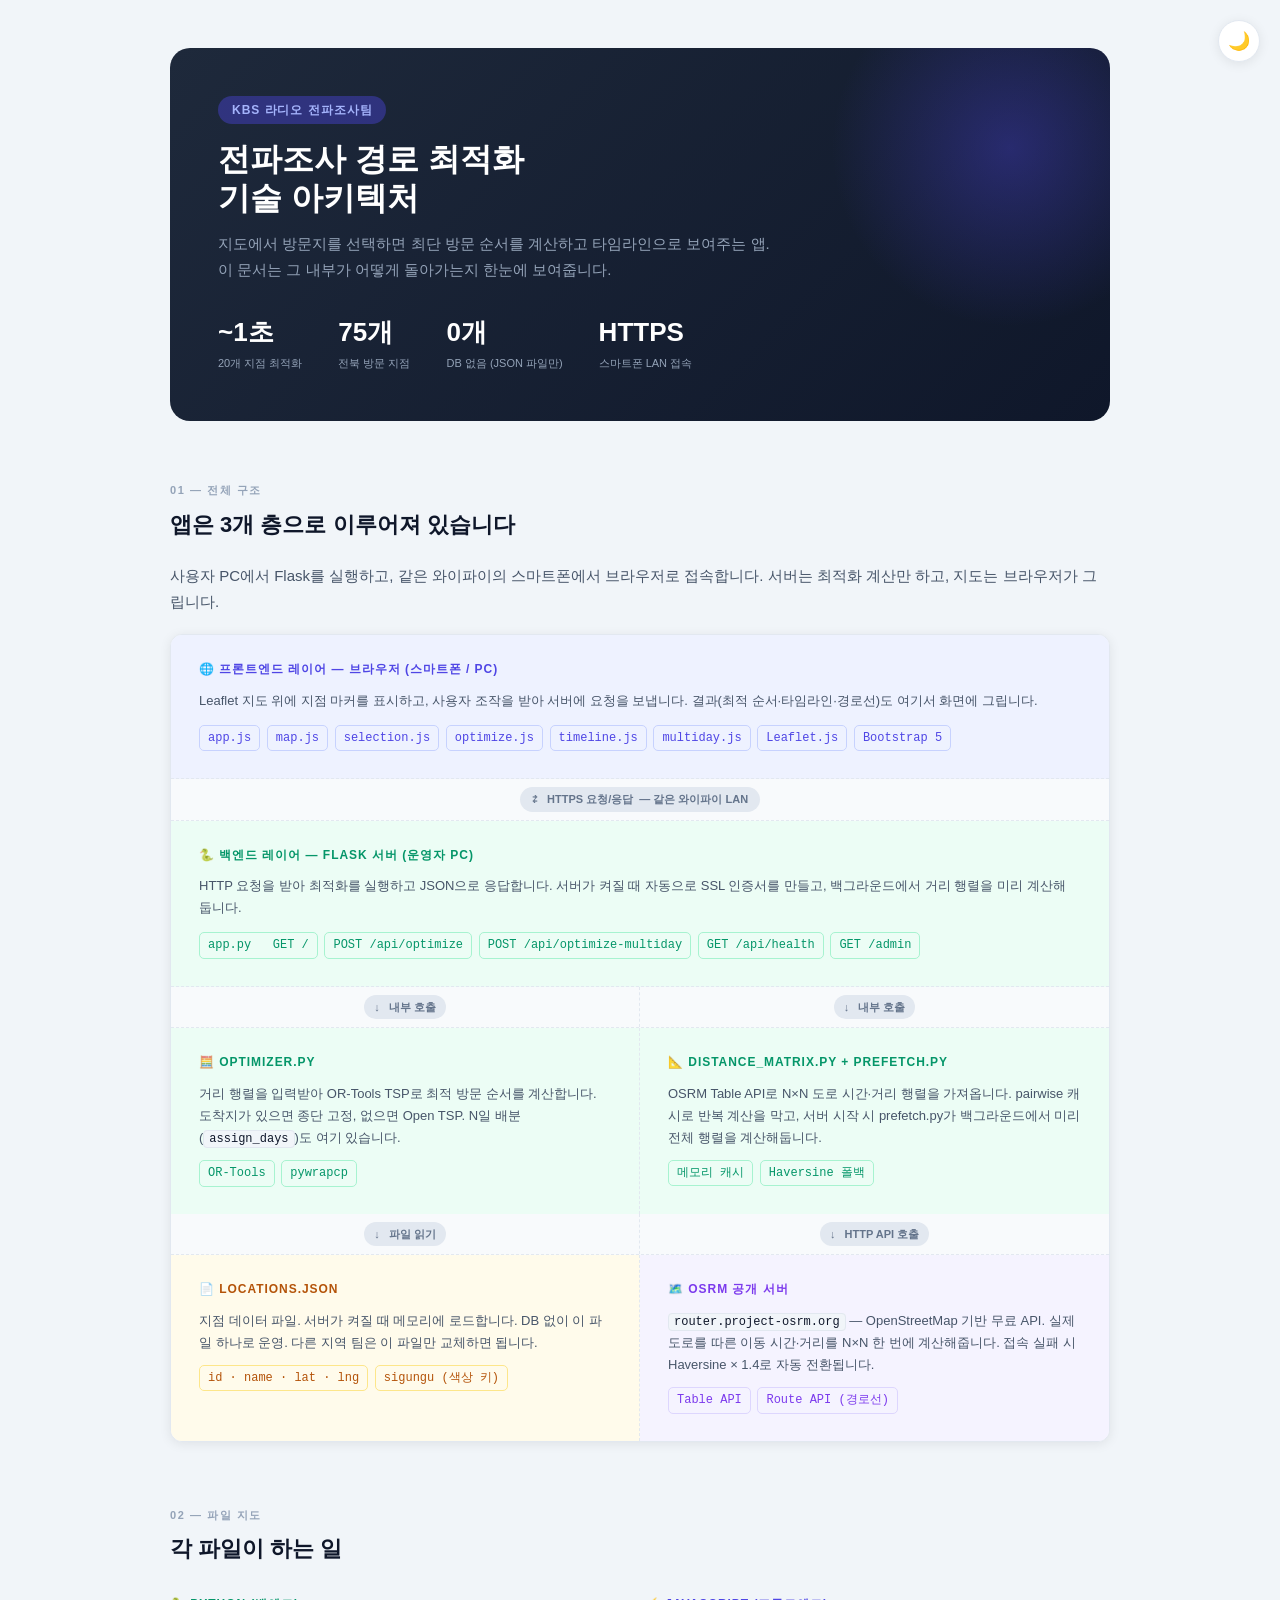
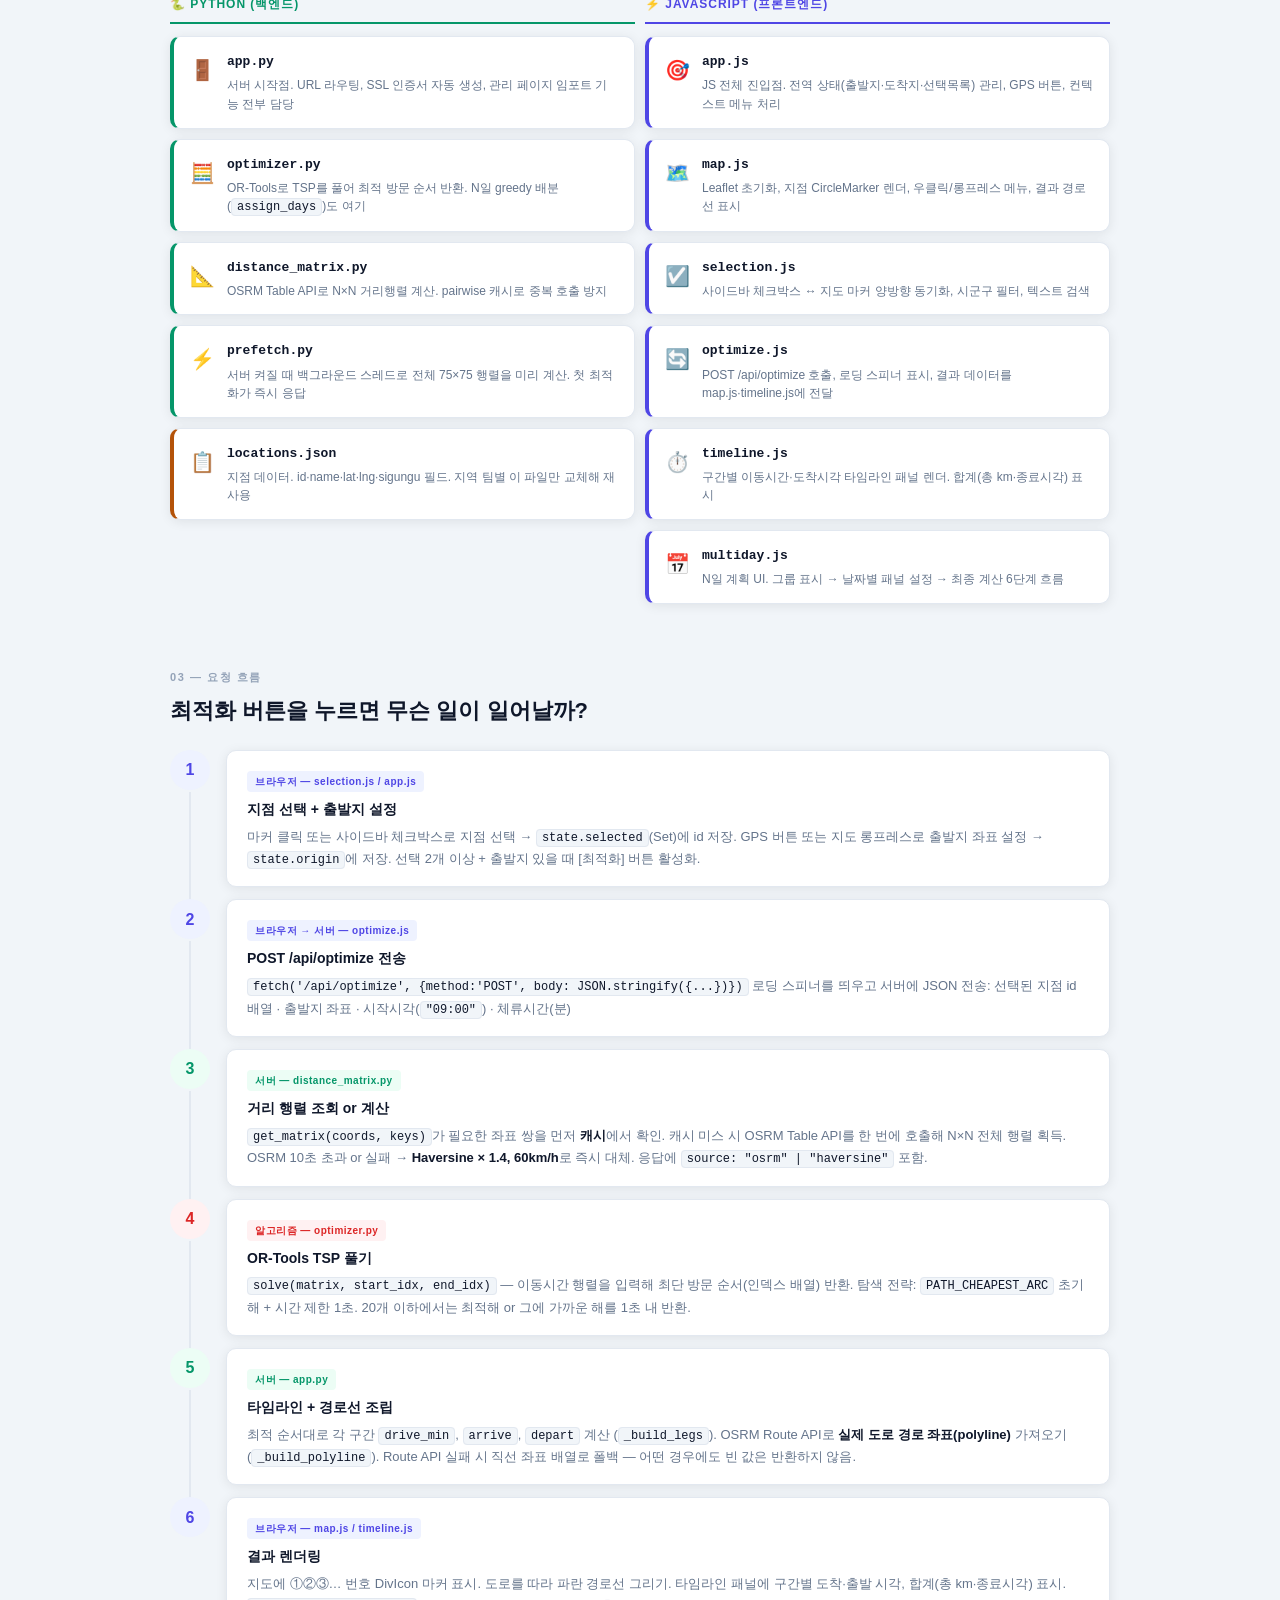
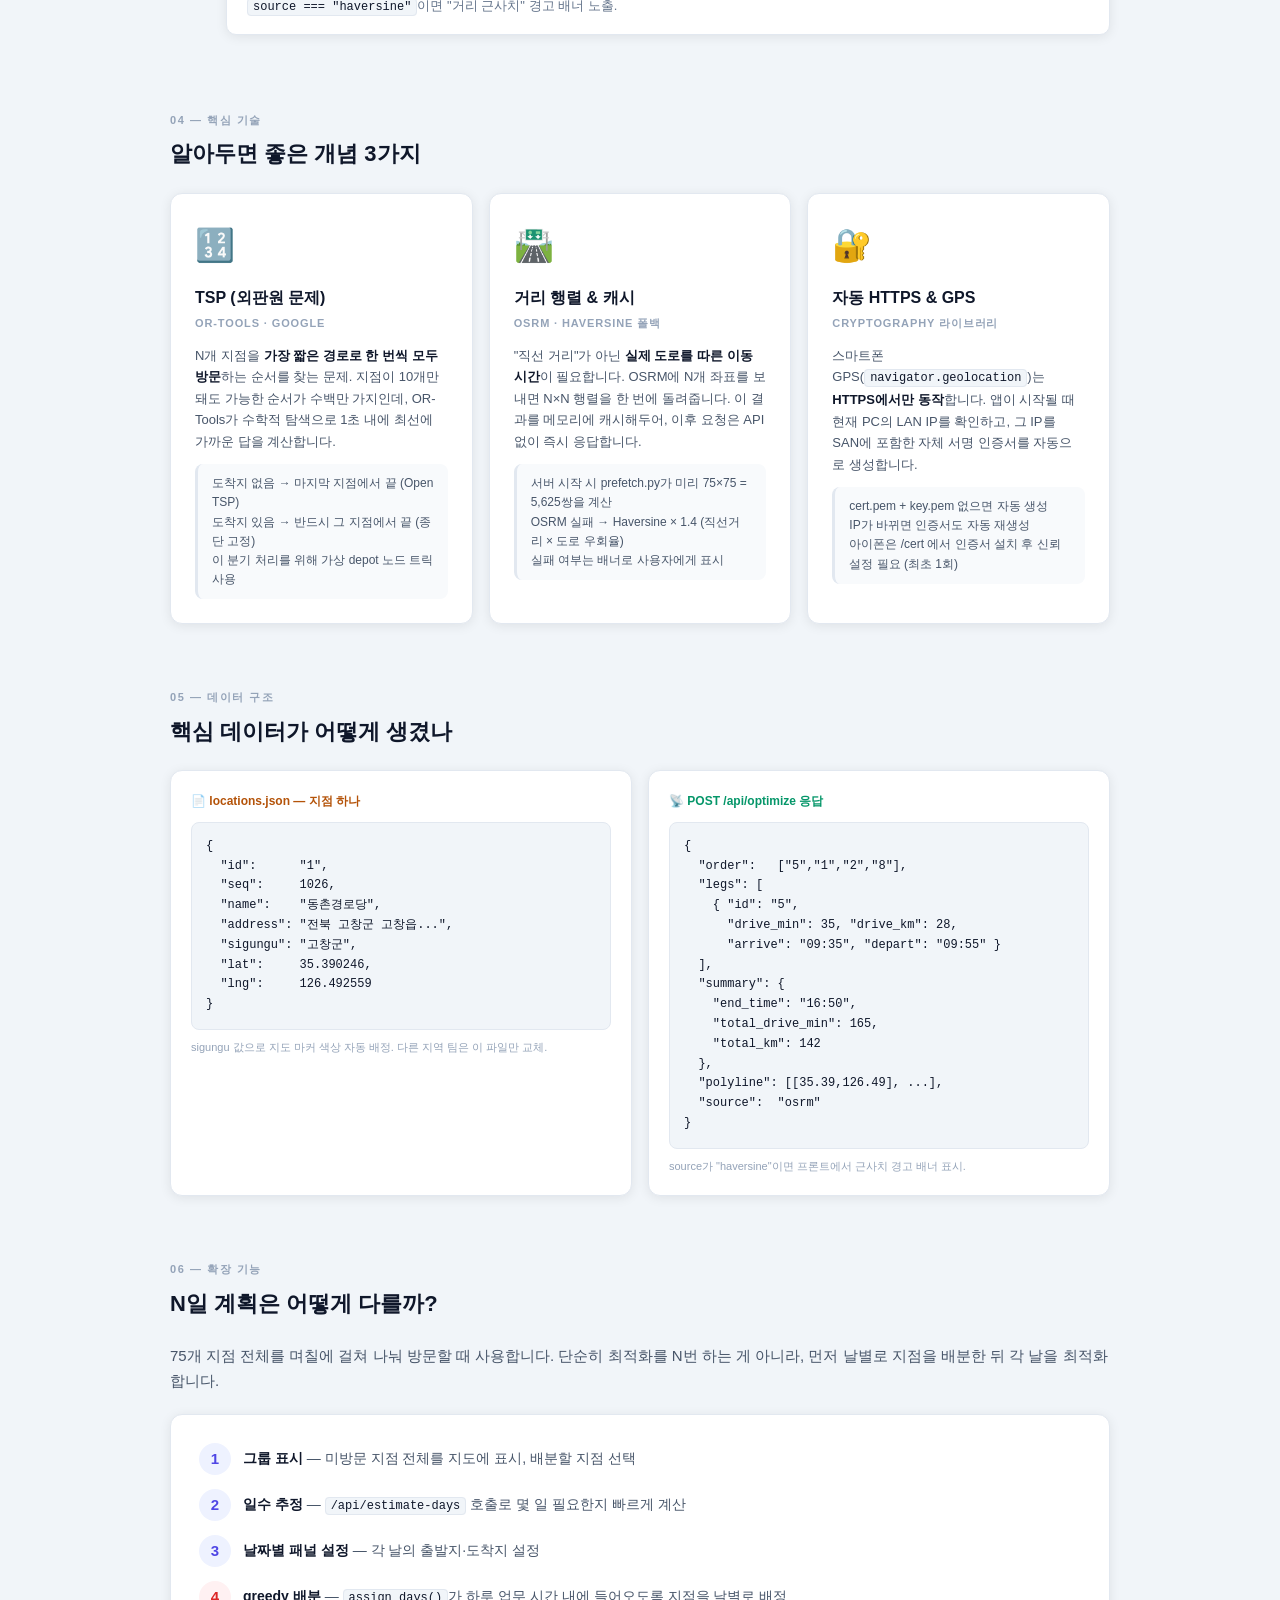
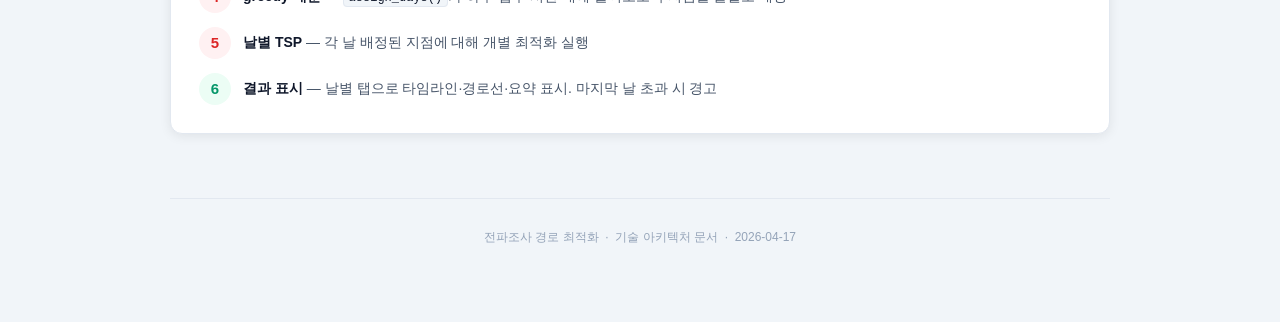
<file: architecture.html>
<!DOCTYPE html>
<html lang="ko" data-theme="auto">
<head>
<meta charset="UTF-8" />
<meta name="viewport" content="width=device-width, initial-scale=1.0" />
<title>전파조사 경로 최적화 — 기술 아키텍처</title>
<style>
/* ── 시맨틱 색상 변수 (라이트) ── */
:root {
  --bg-page:    #F1F5F9;
  --bg-surface: #FFFFFF;
  --bg-surface2:#F8FAFC;
  --bg-code:    #F1F5F9;
  --border:     #E2E8F0;
  --border-d:   #E2E8F0;   /* dashed border */
  --text-1:     #0F172A;
  --text-2:     #475569;
  --text-3:     #64748B;
  --text-muted: #94A3B8;

  /* 액센트 (공통) */
  --fe:      #4F46E5;
  --be:      #059669;
  --data:    #B45309;
  --ext:     #7C3AED;
  --algo:    #DC2626;

  /* 액센트 배경·보더 (라이트) */
  --fe-bg:   #EEF2FF; --fe-bd:  #C7D2FE;
  --be-bg:   #ECFDF5; --be-bd:  #A7F3D0;
  --data-bg: #FFFBEB; --data-bd:#FDE68A;
  --ext-bg:  #F5F3FF; --ext-bd: #DDD6FE;
  --algo-bg: #FFF1F2; --algo-bd:#FECACA;

  /* 칩 텍스트 (라이트) */
  --fe-t:    var(--fe);
  --be-t:    var(--be);
  --data-t:  var(--data);
  --ext-t:   var(--ext);
  --algo-t:  var(--algo);

  --shadow: 0 2px 12px rgba(0,0,0,0.08);
  --r: 12px;
}

/* ── 다크 모드 변수 ── */
[data-theme="dark"] {
  --bg-page:    #0D1117;
  --bg-surface: #161B22;
  --bg-surface2:#1C2333;
  --bg-code:    #0D1117;
  --border:     #30363D;
  --border-d:   #21262D;
  --text-1:     #E6EDF3;
  --text-2:     #8B949E;
  --text-3:     #8B949E;
  --text-muted: #484F58;

  --fe-bg:   #1C1F3A; --fe-bd:  #3730A3;
  --be-bg:   #0D2818; --be-bd:  #065F46;
  --data-bg: #2A1800; --data-bd:#92400E;
  --ext-bg:  #1E1635; --ext-bd: #4C1D95;
  --algo-bg: #2A0A0A; --algo-bd:#7F1D1D;

  --fe-t:    #818CF8;
  --be-t:    #34D399;
  --data-t:  #FCD34D;
  --ext-t:   #A78BFA;
  --algo-t:  #FCA5A5;

  --shadow: 0 2px 16px rgba(0,0,0,0.5);
}

/* ── 리셋 & 베이스 ── */
*, *::before, *::after { box-sizing: border-box; margin: 0; padding: 0; }
body {
  font-family: 'Apple SD Gothic Neo','Noto Sans KR','Malgun Gothic',sans-serif;
  background: var(--bg-page);
  color: var(--text-1);
  line-height: 1.7;
  font-size: 15px;
  transition: background .25s, color .25s;
}

.page { max-width: 980px; margin: 0 auto; padding: 48px 20px 80px; }
section { margin-bottom: 64px; }

.sec-label {
  font-size: 11px; font-weight: 700; letter-spacing: .14em;
  text-transform: uppercase; color: var(--text-muted); margin-bottom: 6px;
}
h2 { font-size: 22px; font-weight: 800; color: var(--text-1); margin-bottom: 20px; }
p.lead { color: var(--text-2); margin-bottom: 20px; }
strong { color: var(--text-1); }

/* ── 다크모드 토글 버튼 ── */
#theme-toggle {
  position: fixed; top: 20px; right: 20px; z-index: 1000;
  width: 42px; height: 42px; border-radius: 50%;
  background: var(--bg-surface); border: 1px solid var(--border);
  box-shadow: var(--shadow); cursor: pointer;
  display: flex; align-items: center; justify-content: center;
  font-size: 18px; transition: all .2s; user-select: none;
}
#theme-toggle:hover { transform: scale(1.1); }

/* ── Hero ── */
.hero {
  background: linear-gradient(135deg,#1E293B 0%,#0F172A 100%);
  border-radius: 20px; padding: 48px; margin-bottom: 60px;
  color: #fff; position: relative; overflow: hidden;
}
[data-theme="dark"] .hero {
  background: linear-gradient(135deg,#1C2333 0%,#0D1117 100%);
  border: 1px solid var(--border);
}
.hero::before {
  content:''; position:absolute; top:-80px; right:-80px;
  width:360px; height:360px;
  background: radial-gradient(circle,rgba(79,70,229,.35) 0%,transparent 70%);
  border-radius:50%;
}
.hero-tag {
  display:inline-block; background:rgba(79,70,229,.4); color:#A5B4FC;
  font-size:12px; font-weight:700; letter-spacing:.08em;
  padding:4px 14px; border-radius:20px; margin-bottom:16px;
}
.hero h1 { font-size:32px; font-weight:900; line-height:1.2; margin-bottom:14px; }
.hero .sub { color:#94A3B8; font-size:15px; max-width:580px; }
.hero-stats { display:flex; gap:36px; margin-top:28px; flex-wrap:wrap; }
.stat-num { font-size:26px; font-weight:800; color:#fff; }
.stat-lbl { font-size:11px; color:#94A3B8; }

/* ── Architecture ── */
.arch-wrap {
  background: var(--bg-surface);
  border-radius: var(--r);
  box-shadow: var(--shadow);
  border: 1px solid var(--border);
  overflow: hidden;
}
.arch-layer {
  padding: 24px 28px;
  border-bottom: 1px dashed var(--border-d);
}
.arch-layer:last-child { border-bottom: none; }
.layer-title {
  font-size: 12px; font-weight: 700; letter-spacing: .08em;
  text-transform: uppercase; margin-bottom: 10px;
  display: flex; align-items: center; gap: 6px;
}
.layer-desc { font-size: 13px; color: var(--text-2); }

.chip {
  display: inline-block; font-family: 'Menlo','Consolas',monospace;
  font-size: 12px; padding: 2px 8px; border-radius: 5px;
  margin: 3px 3px 3px 0; border: 1px solid;
}
.chip.fe  { background:var(--fe-bg);   color:var(--fe-t);   border-color:var(--fe-bd); }
.chip.be  { background:var(--be-bg);   color:var(--be-t);   border-color:var(--be-bd); }
.chip.ext { background:var(--ext-bg);  color:var(--ext-t);  border-color:var(--ext-bd); }
.chip.data{ background:var(--data-bg); color:var(--data-t); border-color:var(--data-bd); }

.arch-arrow {
  display:flex; align-items:center; justify-content:center;
  padding:8px 0; background:var(--bg-surface2);
  border-bottom:1px dashed var(--border-d);
}
.arch-arrow span {
  font-size:11px; font-weight:600; color:var(--text-3);
  background:var(--border); padding:3px 12px; border-radius:20px;
}
.arch-arrow-split {
  display:grid; grid-template-columns:1fr 1fr;
  background:var(--bg-surface2); border-bottom:1px dashed var(--border-d);
}
.arch-arrow-half {
  display:flex; align-items:center; justify-content:center; padding:8px 0;
}
.arch-arrow-half:first-child { border-right:1px dashed var(--border-d); }
.arch-arrow-half span {
  font-size:11px; font-weight:600; color:var(--text-3);
  background:var(--border); padding:3px 10px; border-radius:20px;
}
.arch-layer-split {
  display:grid; grid-template-columns:1fr 1fr;
}
.arch-layer-half {
  padding:24px 28px;
}
.arch-layer-half:first-child { border-right:1px dashed var(--border-d); }

.layer-fe   { background:var(--fe-bg); }
.layer-be   { background:var(--be-bg); }
.layer-data { background:var(--data-bg); }
.layer-ext  { background:var(--ext-bg); }

.layer-fe   .layer-title { color:var(--fe-t); }
.layer-be   .layer-title { color:var(--be-t); }
.layer-data .layer-title { color:var(--data-t); }
.layer-ext  .layer-title { color:var(--ext-t); }

/* ── File cards ── */
.file-grid { display:grid; grid-template-columns:1fr 1fr; gap:10px; }
@media(max-width:640px){ .file-grid{ grid-template-columns:1fr; } }
.col-head {
  font-size:12px; font-weight:700; letter-spacing:.08em;
  text-transform:uppercase; padding:6px 0 8px;
  border-bottom:2px solid; margin-bottom:2px;
}
.col-head.be  { color:var(--be-t);   border-color:var(--be); }
.col-head.fe  { color:var(--fe-t);   border-color:var(--fe); }
.file-card {
  background:var(--bg-surface); border-radius:10px; padding:14px 16px;
  box-shadow:var(--shadow); border-left:4px solid;
  display:flex; gap:12px; align-items:flex-start;
  border-top:1px solid var(--border);
  border-right:1px solid var(--border);
  border-bottom:1px solid var(--border);
}
.file-card.be   { border-left-color:var(--be); }
.file-card.fe   { border-left-color:var(--fe); }
.file-card.data { border-left-color:var(--data); }
.file-card.ext  { border-left-color:var(--ext); }
.fi { font-size:20px; flex-shrink:0; margin-top:2px; }
.fn {
  font-family:'Menlo','Consolas',monospace; font-size:13px;
  font-weight:700; color:var(--text-1); margin-bottom:3px;
}
.fd { font-size:12px; color:var(--text-3); line-height:1.55; }

/* ── Flow ── */
.flow-step {
  display:flex; gap:16px; align-items:flex-start;
  position:relative; margin-bottom:0;
}
.flow-step:not(:last-child)::after {
  content:''; position:absolute;
  left:19px; top:42px; width:2px;
  height:calc(100% - 10px); background:var(--border); z-index:0;
}
.flow-num {
  width:40px; height:40px; border-radius:50%;
  display:flex; align-items:center; justify-content:center;
  font-size:16px; font-weight:800; flex-shrink:0;
  position:relative; z-index:1;
}
.flow-body {
  background:var(--bg-surface); border-radius:10px; padding:16px 20px;
  margin-bottom:12px; flex:1; box-shadow:var(--shadow);
  border:1px solid var(--border);
}
.flow-tag {
  display:inline-block; font-size:10px; font-weight:700;
  padding:2px 8px; border-radius:4px; margin-bottom:6px; letter-spacing:.05em;
}
.tag-fe   { background:var(--fe-bg);   color:var(--fe-t); }
.tag-be   { background:var(--be-bg);   color:var(--be-t); }
.tag-ext  { background:var(--ext-bg);  color:var(--ext-t); }
.tag-algo { background:var(--algo-bg); color:var(--algo-t); }
.flow-title { font-weight:700; font-size:14px; margin-bottom:4px; color:var(--text-1); }
.flow-desc  { font-size:13px; color:var(--text-3); }

code {
  font-family:'Menlo','Consolas',monospace; font-size:12px;
  background:var(--bg-code); color:var(--text-1);
  padding:1px 5px; border-radius:4px;
  border:1px solid var(--border);
}

/* ── Concepts ── */
.concept-grid { display:grid; grid-template-columns:repeat(3,1fr); gap:16px; }
@media(max-width:700px){ .concept-grid{ grid-template-columns:1fr; } }
.concept-card {
  background:var(--bg-surface); border-radius:var(--r); padding:24px;
  box-shadow:var(--shadow); border:1px solid var(--border);
}
.concept-emoji { font-size:32px; margin-bottom:12px; }
.concept-title { font-size:16px; font-weight:800; margin-bottom:3px; color:var(--text-1); }
.concept-sub {
  font-size:11px; font-weight:600; color:var(--text-muted);
  letter-spacing:.08em; text-transform:uppercase; margin-bottom:12px;
}
.concept-desc { font-size:13px; color:var(--text-2); line-height:1.65; }
.concept-note {
  background:var(--bg-surface2); border-radius:8px; padding:10px 14px; margin-top:12px;
  font-size:12px; color:var(--text-2); border-left:3px solid var(--border);
  line-height:1.6;
}

/* ── JSON boxes ── */
.json-grid { display:grid; grid-template-columns:1fr 1fr; gap:16px; }
@media(max-width:640px){ .json-grid{ grid-template-columns:1fr; } }
.json-box {
  background:var(--bg-surface); border-radius:var(--r); padding:20px;
  box-shadow:var(--shadow); border:1px solid var(--border);
}
.json-title { font-size:12px; font-weight:700; margin-bottom:10px; }
.json-title.data { color:var(--data-t); }
.json-title.be   { color:var(--be-t); }
pre {
  font-family:'Menlo','Consolas',monospace; font-size:12px;
  background:var(--bg-code); padding:14px; border-radius:8px;
  overflow-x:auto; color:var(--text-1); line-height:1.65;
  border:1px solid var(--border);
}
.json-note { font-size:11px; color:var(--text-muted); margin-top:8px; }

/* ── N일 계획 박스 ── */
.day-plan-box {
  background:var(--bg-surface); border-radius:var(--r); padding:28px;
  box-shadow:var(--shadow); border:1px solid var(--border);
}
.day-plan-step {
  display:flex; align-items:center; gap:12px;
}
.day-plan-num {
  width:32px; height:32px; border-radius:50%; font-weight:800;
  display:flex; align-items:center; justify-content:center; flex-shrink:0;
}
.day-plan-text { font-size:14px; color:var(--text-2); }
.day-plan-text strong { color:var(--text-1); }

/* ── Footer ── */
.footer {
  text-align:center; color:var(--text-muted); font-size:12px;
  padding-top:28px; border-top:1px solid var(--border);
}
</style>
</head>
<body>

<!-- 다크모드 토글 -->
<button id="theme-toggle" title="라이트/다크 모드 전환">🌙</button>

<div class="page">

<!-- ═══ HERO ═══════════════════════════════════════════════════════════════ -->
<div class="hero">
  <div class="hero-tag">KBS 라디오 전파조사팀</div>
  <h1>전파조사 경로 최적화<br>기술 아키텍처</h1>
  <p class="sub">지도에서 방문지를 선택하면 최단 방문 순서를 계산하고 타임라인으로 보여주는 앱.<br>이 문서는 그 내부가 어떻게 돌아가는지 한눈에 보여줍니다.</p>
  <div class="hero-stats">
    <div><div class="stat-num">~1초</div><div class="stat-lbl">20개 지점 최적화</div></div>
    <div><div class="stat-num">75개</div><div class="stat-lbl">전북 방문 지점</div></div>
    <div><div class="stat-num">0개</div><div class="stat-lbl">DB 없음 (JSON 파일만)</div></div>
    <div><div class="stat-num">HTTPS</div><div class="stat-lbl">스마트폰 LAN 접속</div></div>
  </div>
</div>

<!-- ═══ 01 전체 구조 ════════════════════════════════════════════════════════ -->
<section>
  <div class="sec-label">01 — 전체 구조</div>
  <h2>앱은 3개 층으로 이루어져 있습니다</h2>
  <p class="lead">사용자 PC에서 Flask를 실행하고, 같은 와이파이의 스마트폰에서 브라우저로 접속합니다. 서버는 최적화 계산만 하고, 지도는 브라우저가 그립니다.</p>

  <div class="arch-wrap">

    <div class="arch-layer layer-fe">
      <div class="layer-title">🌐 프론트엔드 레이어 — 브라우저 (스마트폰 / PC)</div>
      <div class="layer-desc">
        Leaflet 지도 위에 지점 마커를 표시하고, 사용자 조작을 받아 서버에 요청을 보냅니다.
        결과(최적 순서·타임라인·경로선)도 여기서 화면에 그립니다.
        <div style="margin-top:10px;">
          <span class="chip fe">app.js</span>
          <span class="chip fe">map.js</span>
          <span class="chip fe">selection.js</span>
          <span class="chip fe">optimize.js</span>
          <span class="chip fe">timeline.js</span>
          <span class="chip fe">multiday.js</span>
          <span class="chip fe">Leaflet.js</span>
          <span class="chip fe">Bootstrap 5</span>
        </div>
      </div>
    </div>

    <div class="arch-arrow">
      <span>⇄ &nbsp; HTTPS 요청/응답 &nbsp;— 같은 와이파이 LAN</span>
    </div>

    <div class="arch-layer layer-be">
      <div class="layer-title">🐍 백엔드 레이어 — Flask 서버 (운영자 PC)</div>
      <div class="layer-desc">
        HTTP 요청을 받아 최적화를 실행하고 JSON으로 응답합니다.
        서버가 켜질 때 자동으로 SSL 인증서를 만들고,
        백그라운드에서 거리 행렬을 미리 계산해 둡니다.
        <div style="margin-top:10px;">
          <span class="chip be">app.py &nbsp; GET /</span>
          <span class="chip be">POST /api/optimize</span>
          <span class="chip be">POST /api/optimize-multiday</span>
          <span class="chip be">GET /api/health</span>
          <span class="chip be">GET /admin</span>
        </div>
      </div>
    </div>

    <div class="arch-arrow-split">
      <div class="arch-arrow-half"><span>↓ &nbsp; 내부 호출</span></div>
      <div class="arch-arrow-half"><span>↓ &nbsp; 내부 호출</span></div>
    </div>

    <div class="arch-layer-split">
      <div class="arch-layer-half layer-be">
        <div class="layer-title">🧮 optimizer.py</div>
        <div class="layer-desc">
          거리 행렬을 입력받아 OR-Tools TSP로 최적 방문 순서를 계산합니다.
          도착지가 있으면 종단 고정, 없으면 Open TSP.
          N일 배분(<code>assign_days</code>)도 여기 있습니다.
          <div style="margin-top:8px;">
            <span class="chip be">OR-Tools</span>
            <span class="chip be">pywrapcp</span>
          </div>
        </div>
      </div>
      <div class="arch-layer-half layer-be">
        <div class="layer-title">📐 distance_matrix.py + prefetch.py</div>
        <div class="layer-desc">
          OSRM Table API로 N×N 도로 시간·거리 행렬을 가져옵니다.
          pairwise 캐시로 반복 계산을 막고, 서버 시작 시
          prefetch.py가 백그라운드에서 미리 전체 행렬을 계산해둡니다.
          <div style="margin-top:8px;">
            <span class="chip be">메모리 캐시</span>
            <span class="chip be">Haversine 폴백</span>
          </div>
        </div>
      </div>
    </div>

    <div class="arch-arrow-split">
      <div class="arch-arrow-half"><span>↓ &nbsp; 파일 읽기</span></div>
      <div class="arch-arrow-half"><span>↓ &nbsp; HTTP API 호출</span></div>
    </div>

    <div class="arch-layer-split">
      <div class="arch-layer-half layer-data">
        <div class="layer-title">📄 locations.json</div>
        <div class="layer-desc">
          지점 데이터 파일. 서버가 켜질 때 메모리에 로드합니다.
          DB 없이 이 파일 하나로 운영. 다른 지역 팀은 이 파일만 교체하면 됩니다.
          <div style="margin-top:8px;">
            <span class="chip data">id · name · lat · lng</span>
            <span class="chip data">sigungu (색상 키)</span>
          </div>
        </div>
      </div>
      <div class="arch-layer-half layer-ext">
        <div class="layer-title">🗺️ OSRM 공개 서버</div>
        <div class="layer-desc">
          <code>router.project-osrm.org</code> — OpenStreetMap 기반 무료 API.
          실제 도로를 따른 이동 시간·거리를 N×N 한 번에 계산해줍니다.
          접속 실패 시 Haversine × 1.4로 자동 전환됩니다.
          <div style="margin-top:8px;">
            <span class="chip ext">Table API</span>
            <span class="chip ext">Route API (경로선)</span>
          </div>
        </div>
      </div>
    </div>

  </div>
</section>

<!-- ═══ 02 파일 지도 ═════════════════════════════════════════════════════ -->
<section>
  <div class="sec-label">02 — 파일 지도</div>
  <h2>각 파일이 하는 일</h2>

  <div class="file-grid">
    <div class="col-head be">🐍 Python (백엔드)</div>
    <div class="col-head fe">⚡ JavaScript (프론트엔드)</div>

    <div class="file-card be">
      <div class="fi">🚪</div>
      <div><div class="fn">app.py</div>
      <div class="fd">서버 시작점. URL 라우팅, SSL 인증서 자동 생성, 관리 페이지 임포트 기능 전부 담당</div></div>
    </div>
    <div class="file-card fe">
      <div class="fi">🎯</div>
      <div><div class="fn">app.js</div>
      <div class="fd">JS 전체 진입점. 전역 상태(출발지·도착지·선택목록) 관리, GPS 버튼, 컨텍스트 메뉴 처리</div></div>
    </div>

    <div class="file-card be">
      <div class="fi">🧮</div>
      <div><div class="fn">optimizer.py</div>
      <div class="fd">OR-Tools로 TSP를 풀어 최적 방문 순서 반환. N일 greedy 배분(<code>assign_days</code>)도 여기</div></div>
    </div>
    <div class="file-card fe">
      <div class="fi">🗺️</div>
      <div><div class="fn">map.js</div>
      <div class="fd">Leaflet 초기화, 지점 CircleMarker 렌더, 우클릭/롱프레스 메뉴, 결과 경로선 표시</div></div>
    </div>

    <div class="file-card be">
      <div class="fi">📐</div>
      <div><div class="fn">distance_matrix.py</div>
      <div class="fd">OSRM Table API로 N×N 거리행렬 계산. pairwise 캐시로 중복 호출 방지</div></div>
    </div>
    <div class="file-card fe">
      <div class="fi">☑️</div>
      <div><div class="fn">selection.js</div>
      <div class="fd">사이드바 체크박스 ↔ 지도 마커 양방향 동기화, 시군구 필터, 텍스트 검색</div></div>
    </div>

    <div class="file-card be">
      <div class="fi">⚡</div>
      <div><div class="fn">prefetch.py</div>
      <div class="fd">서버 켜질 때 백그라운드 스레드로 전체 75×75 행렬을 미리 계산. 첫 최적화가 즉시 응답</div></div>
    </div>
    <div class="file-card fe">
      <div class="fi">🔄</div>
      <div><div class="fn">optimize.js</div>
      <div class="fd">POST /api/optimize 호출, 로딩 스피너 표시, 결과 데이터를 map.js·timeline.js에 전달</div></div>
    </div>

    <div class="file-card data">
      <div class="fi">📋</div>
      <div><div class="fn">locations.json</div>
      <div class="fd">지점 데이터. id·name·lat·lng·sigungu 필드. 지역 팀별 이 파일만 교체해 재사용</div></div>
    </div>
    <div class="file-card fe">
      <div class="fi">⏱️</div>
      <div><div class="fn">timeline.js</div>
      <div class="fd">구간별 이동시간·도착시각 타임라인 패널 렌더. 합계(총 km·종료시각) 표시</div></div>
    </div>

    <div></div>
    <div class="file-card fe">
      <div class="fi">📅</div>
      <div><div class="fn">multiday.js</div>
      <div class="fd">N일 계획 UI. 그룹 표시 → 날짜별 패널 설정 → 최종 계산 6단계 흐름</div></div>
    </div>
  </div>
</section>

<!-- ═══ 03 요청 흐름 ══════════════════════════════════════════════════════ -->
<section>
  <div class="sec-label">03 — 요청 흐름</div>
  <h2>최적화 버튼을 누르면 무슨 일이 일어날까?</h2>

  <div class="flow">

    <div class="flow-step">
      <div class="flow-num" style="background:var(--fe-bg);color:var(--fe-t);">1</div>
      <div class="flow-body">
        <div class="flow-tag tag-fe">브라우저 — selection.js / app.js</div>
        <div class="flow-title">지점 선택 + 출발지 설정</div>
        <div class="flow-desc">마커 클릭 또는 사이드바 체크박스로 지점 선택 → <code>state.selected</code>(Set)에 id 저장.
          GPS 버튼 또는 지도 롱프레스로 출발지 좌표 설정 → <code>state.origin</code>에 저장.
          선택 2개 이상 + 출발지 있을 때 [최적화] 버튼 활성화.</div>
      </div>
    </div>

    <div class="flow-step">
      <div class="flow-num" style="background:var(--fe-bg);color:var(--fe-t);">2</div>
      <div class="flow-body">
        <div class="flow-tag tag-fe">브라우저 → 서버 — optimize.js</div>
        <div class="flow-title">POST /api/optimize 전송</div>
        <div class="flow-desc"><code>fetch('/api/optimize', {method:'POST', body: JSON.stringify({...})})</code>
          로딩 스피너를 띄우고 서버에 JSON 전송:
          선택된 지점 id 배열 · 출발지 좌표 · 시작시각(<code>"09:00"</code>) · 체류시간(분)</div>
      </div>
    </div>

    <div class="flow-step">
      <div class="flow-num" style="background:var(--be-bg);color:var(--be-t);">3</div>
      <div class="flow-body">
        <div class="flow-tag tag-be">서버 — distance_matrix.py</div>
        <div class="flow-title">거리 행렬 조회 or 계산</div>
        <div class="flow-desc"><code>get_matrix(coords, keys)</code>가 필요한 좌표 쌍을 먼저 <strong>캐시</strong>에서 확인.
          캐시 미스 시 OSRM Table API를 한 번에 호출해 N×N 전체 행렬 획득.
          OSRM 10초 초과 or 실패 → <strong>Haversine × 1.4, 60km/h</strong>로 즉시 대체.
          응답에 <code>source: "osrm" | "haversine"</code> 포함.</div>
      </div>
    </div>

    <div class="flow-step">
      <div class="flow-num" style="background:var(--algo-bg);color:var(--algo-t);">4</div>
      <div class="flow-body">
        <div class="flow-tag tag-algo">알고리즘 — optimizer.py</div>
        <div class="flow-title">OR-Tools TSP 풀기</div>
        <div class="flow-desc"><code>solve(matrix, start_idx, end_idx)</code> — 이동시간 행렬을 입력해 최단 방문 순서(인덱스 배열) 반환.
          탐색 전략: <code>PATH_CHEAPEST_ARC</code> 초기해 + 시간 제한 1초.
          20개 이하에서는 최적해 or 그에 가까운 해를 1초 내 반환.</div>
      </div>
    </div>

    <div class="flow-step">
      <div class="flow-num" style="background:var(--be-bg);color:var(--be-t);">5</div>
      <div class="flow-body">
        <div class="flow-tag tag-be">서버 — app.py</div>
        <div class="flow-title">타임라인 + 경로선 조립</div>
        <div class="flow-desc">최적 순서대로 각 구간 <code>drive_min</code>, <code>arrive</code>, <code>depart</code> 계산 (<code>_build_legs</code>).
          OSRM Route API로 <strong>실제 도로 경로 좌표(polyline)</strong> 가져오기 (<code>_build_polyline</code>).
          Route API 실패 시 직선 좌표 배열로 폴백 — 어떤 경우에도 빈 값은 반환하지 않음.</div>
      </div>
    </div>

    <div class="flow-step">
      <div class="flow-num" style="background:var(--fe-bg);color:var(--fe-t);">6</div>
      <div class="flow-body">
        <div class="flow-tag tag-fe">브라우저 — map.js / timeline.js</div>
        <div class="flow-title">결과 렌더링</div>
        <div class="flow-desc">지도에 ①②③… 번호 DivIcon 마커 표시. 도로를 따라 파란 경로선 그리기.
          타임라인 패널에 구간별 도착·출발 시각, 합계(총 km·종료시각) 표시.
          <code>source === "haversine"</code>이면 "거리 근사치" 경고 배너 노출.</div>
      </div>
    </div>

  </div>
</section>

<!-- ═══ 04 핵심 기술 ══════════════════════════════════════════════════════ -->
<section>
  <div class="sec-label">04 — 핵심 기술</div>
  <h2>알아두면 좋은 개념 3가지</h2>

  <div class="concept-grid">

    <div class="concept-card">
      <div class="concept-emoji">🔢</div>
      <div class="concept-title">TSP (외판원 문제)</div>
      <div class="concept-sub">OR-Tools · Google</div>
      <div class="concept-desc">N개 지점을 <strong>가장 짧은 경로로 한 번씩 모두 방문</strong>하는 순서를 찾는 문제.
        지점이 10개만 돼도 가능한 순서가 수백만 가지인데,
        OR-Tools가 수학적 탐색으로 1초 내에 최선에 가까운 답을 계산합니다.</div>
      <div class="concept-note">
        도착지 없음 → 마지막 지점에서 끝 (Open TSP)<br>
        도착지 있음 → 반드시 그 지점에서 끝 (종단 고정)<br>
        이 분기 처리를 위해 가상 depot 노드 트릭 사용
      </div>
    </div>

    <div class="concept-card">
      <div class="concept-emoji">🛣️</div>
      <div class="concept-title">거리 행렬 &amp; 캐시</div>
      <div class="concept-sub">OSRM · Haversine 폴백</div>
      <div class="concept-desc">"직선 거리"가 아닌 <strong>실제 도로를 따른 이동 시간</strong>이 필요합니다.
        OSRM에 N개 좌표를 보내면 N×N 행렬을 한 번에 돌려줍니다.
        이 결과를 메모리에 캐시해두어, 이후 요청은 API 없이 즉시 응답합니다.</div>
      <div class="concept-note">
        서버 시작 시 prefetch.py가 미리 75×75 = 5,625쌍을 계산<br>
        OSRM 실패 → Haversine × 1.4 (직선거리 × 도로 우회율)<br>
        실패 여부는 배너로 사용자에게 표시
      </div>
    </div>

    <div class="concept-card">
      <div class="concept-emoji">🔐</div>
      <div class="concept-title">자동 HTTPS &amp; GPS</div>
      <div class="concept-sub">cryptography 라이브러리</div>
      <div class="concept-desc">스마트폰 GPS(<code>navigator.geolocation</code>)는 <strong>HTTPS에서만 동작</strong>합니다.
        앱이 시작될 때 현재 PC의 LAN IP를 확인하고,
        그 IP를 SAN에 포함한 자체 서명 인증서를 자동으로 생성합니다.</div>
      <div class="concept-note">
        cert.pem + key.pem 없으면 자동 생성<br>
        IP가 바뀌면 인증서도 자동 재생성<br>
        아이폰은 /cert 에서 인증서 설치 후 신뢰 설정 필요 (최초 1회)
      </div>
    </div>

  </div>
</section>

<!-- ═══ 05 데이터 구조 ════════════════════════════════════════════════════ -->
<section>
  <div class="sec-label">05 — 데이터 구조</div>
  <h2>핵심 데이터가 어떻게 생겼나</h2>

  <div class="json-grid">
    <div class="json-box">
      <div class="json-title data">📄 locations.json — 지점 하나</div>
<pre>{
  "id":      "1",
  "seq":     1026,
  "name":    "동촌경로당",
  "address": "전북 고창군 고창읍...",
  "sigungu": "고창군",
  "lat":     35.390246,
  "lng":     126.492559
}</pre>
      <div class="json-note">sigungu 값으로 지도 마커 색상 자동 배정. 다른 지역 팀은 이 파일만 교체.</div>
    </div>

    <div class="json-box">
      <div class="json-title be">📡 POST /api/optimize 응답</div>
<pre>{
  "order":   ["5","1","2","8"],
  "legs": [
    { "id": "5",
      "drive_min": 35, "drive_km": 28,
      "arrive": "09:35", "depart": "09:55" }
  ],
  "summary": {
    "end_time": "16:50",
    "total_drive_min": 165,
    "total_km": 142
  },
  "polyline": [[35.39,126.49], ...],
  "source":  "osrm"
}</pre>
      <div class="json-note">source가 "haversine"이면 프론트에서 근사치 경고 배너 표시.</div>
    </div>
  </div>
</section>

<!-- ═══ 06 N일 계획 ════════════════════════════════════════════════════════ -->
<section>
  <div class="sec-label">06 — 확장 기능</div>
  <h2>N일 계획은 어떻게 다를까?</h2>
  <p class="lead">75개 지점 전체를 며칠에 걸쳐 나눠 방문할 때 사용합니다. 단순히 최적화를 N번 하는 게 아니라, 먼저 날별로 지점을 배분한 뒤 각 날을 최적화합니다.</p>

  <div class="day-plan-box">
    <div style="display:flex;flex-direction:column;gap:14px;">

      <div class="day-plan-step">
        <div class="day-plan-num" style="background:var(--fe-bg);color:var(--fe-t);">1</div>
        <div class="day-plan-text"><strong>그룹 표시</strong> — 미방문 지점 전체를 지도에 표시, 배분할 지점 선택</div>
      </div>
      <div class="day-plan-step">
        <div class="day-plan-num" style="background:var(--fe-bg);color:var(--fe-t);">2</div>
        <div class="day-plan-text"><strong>일수 추정</strong> — <code>/api/estimate-days</code> 호출로 몇 일 필요한지 빠르게 계산</div>
      </div>
      <div class="day-plan-step">
        <div class="day-plan-num" style="background:var(--fe-bg);color:var(--fe-t);">3</div>
        <div class="day-plan-text"><strong>날짜별 패널 설정</strong> — 각 날의 출발지·도착지 설정</div>
      </div>
      <div class="day-plan-step">
        <div class="day-plan-num" style="background:var(--algo-bg);color:var(--algo-t);">4</div>
        <div class="day-plan-text"><strong>greedy 배분</strong> — <code>assign_days()</code>가 하루 업무 시간 내에 들어오도록 지점을 날별로 배정</div>
      </div>
      <div class="day-plan-step">
        <div class="day-plan-num" style="background:var(--algo-bg);color:var(--algo-t);">5</div>
        <div class="day-plan-text"><strong>날별 TSP</strong> — 각 날 배정된 지점에 대해 개별 최적화 실행</div>
      </div>
      <div class="day-plan-step">
        <div class="day-plan-num" style="background:var(--be-bg);color:var(--be-t);">6</div>
        <div class="day-plan-text"><strong>결과 표시</strong> — 날별 탭으로 타임라인·경로선·요약 표시. 마지막 날 초과 시 경고</div>
      </div>

    </div>
  </div>
</section>

<div class="footer">
  전파조사 경로 최적화 &nbsp;·&nbsp; 기술 아키텍처 문서 &nbsp;·&nbsp; 2026-04-17
</div>

</div><!-- /page -->

<script>
(function () {
  const html = document.documentElement;
  const btn  = document.getElementById('theme-toggle');

  // 저장된 설정 or OS 기본값
  function getPreferred() {
    const saved = localStorage.getItem('arch-theme');
    if (saved === 'dark' || saved === 'light') return saved;
    return window.matchMedia('(prefers-color-scheme: dark)').matches ? 'dark' : 'light';
  }

  function apply(theme) {
    html.setAttribute('data-theme', theme);
    btn.textContent = theme === 'dark' ? '☀️' : '🌙';
    btn.title = theme === 'dark' ? '라이트 모드로 전환' : '다크 모드로 전환';
  }

  // 초기 적용
  apply(getPreferred());

  // 토글
  btn.addEventListener('click', () => {
    const next = html.getAttribute('data-theme') === 'dark' ? 'light' : 'dark';
    localStorage.setItem('arch-theme', next);
    apply(next);
  });

  // OS 설정 변경 감지 (저장 설정 없을 때만)
  window.matchMedia('(prefers-color-scheme: dark)').addEventListener('change', e => {
    if (!localStorage.getItem('arch-theme')) apply(e.matches ? 'dark' : 'light');
  });
})();
</script>

</body>
</html>
</file>
